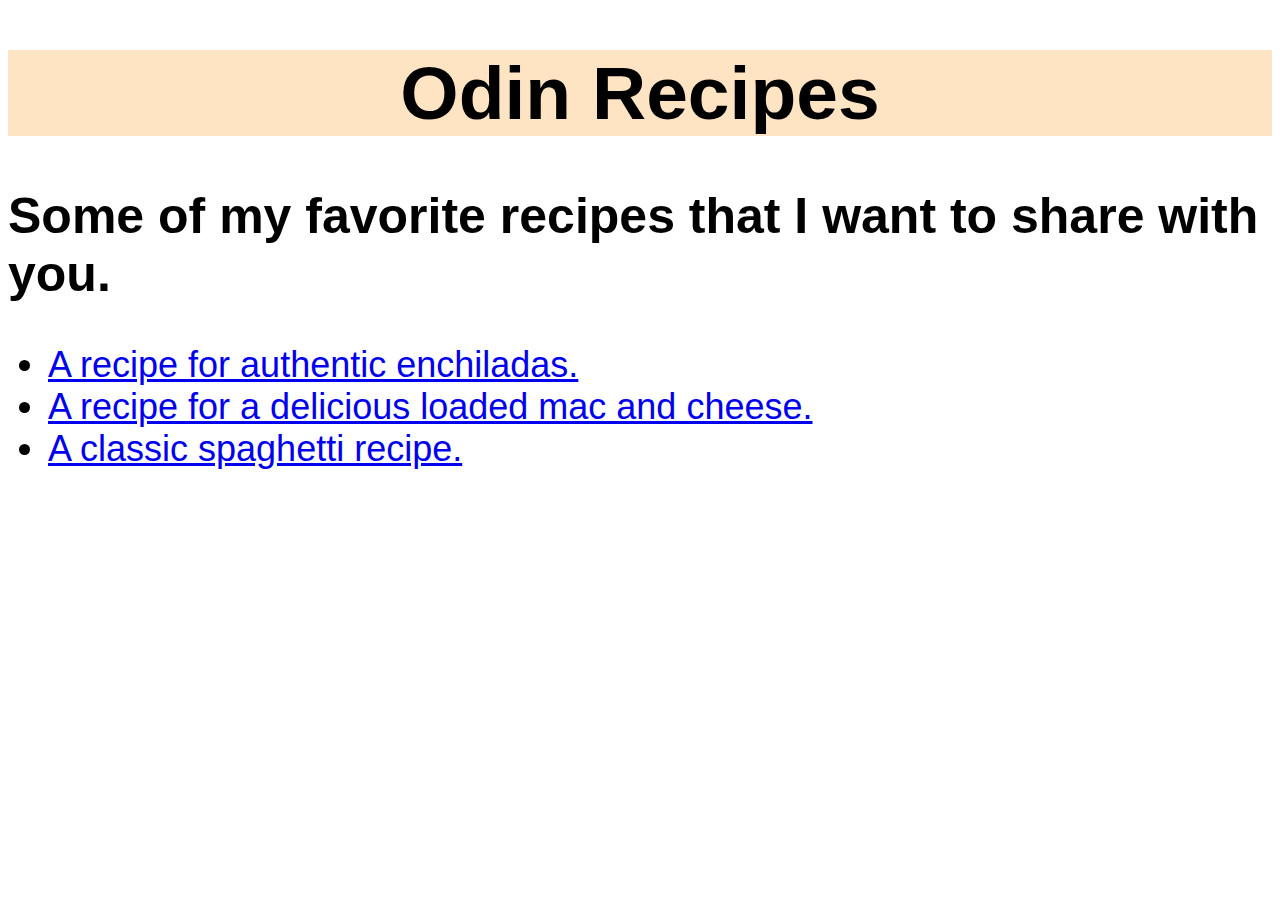
<file: index.html>
<!DOCTYPE html>
<html lang = "en">
    <head>
        <meta charset = "UTF-8">
        <title>Odin Recipes</title>
        <link rel = stylesheet href = "./styles.css">
    </head>

    <body>
        <h1 class="home title">Odin Recipes</h1>
        <h2 class="homesub">Some of my <strong>favorite</strong> recipes that I want to share with you.</h2>
        <ul>
            <li class="home link"><a href = ./recipes/enchiladas.html>A recipe for authentic enchiladas.</a></li>
            <li class="home link"><a href = ./recipes/mcheese.html>A recipe for a delicious loaded mac and cheese.</a></li>
            <li class="home link"><a href = ./recipes/spaghetti.html>A classic spaghetti recipe.</a></li>
        </ul>
    </body>
</html>
</file>
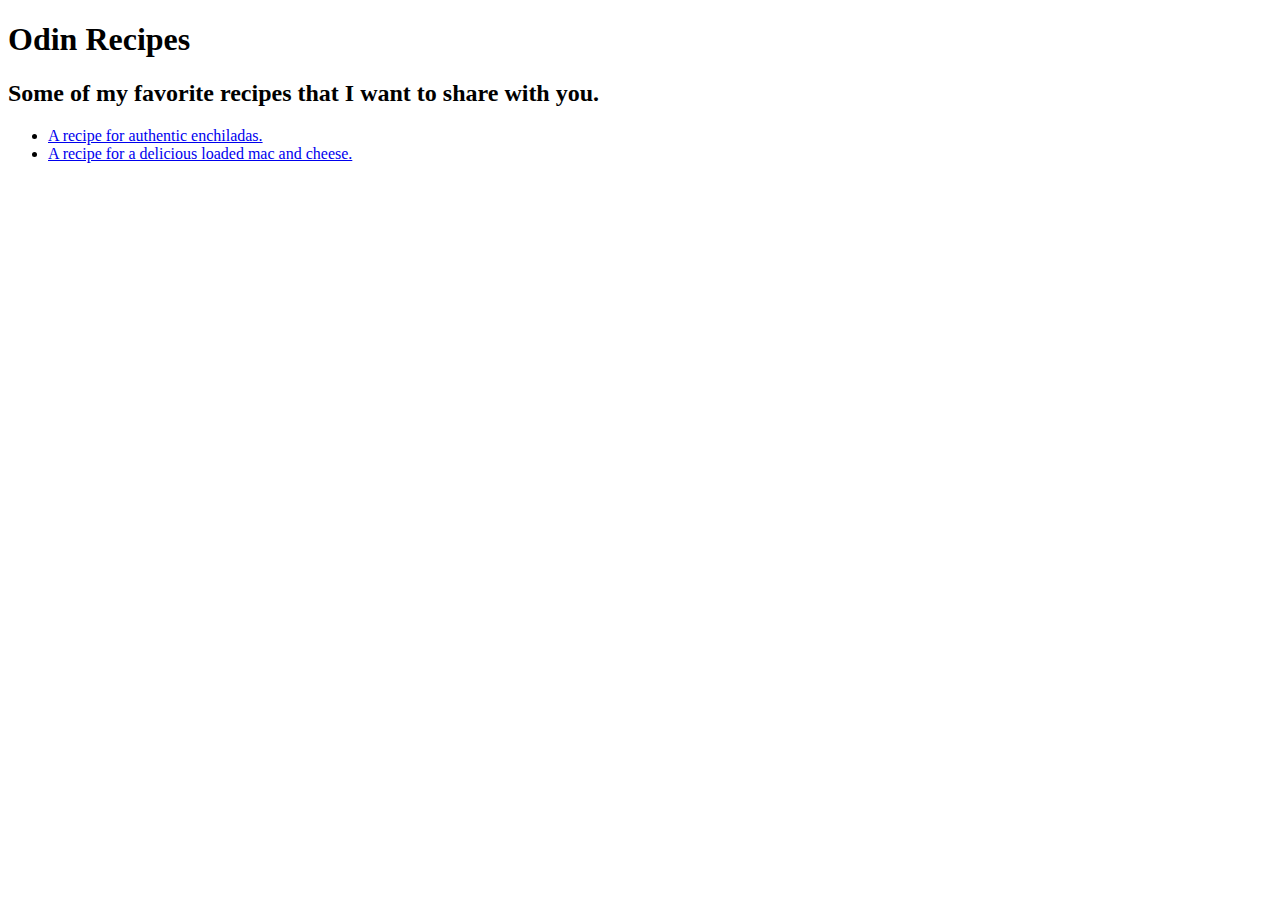
<file: odinrecipetext.html>
<!DOCTYPE html>
<html lang = "en">
    <head>
        <meta charset = "UTF-8">
        <title>Odin Recipes</title>
    </head>

    <body>
        <h1>Odin Recipes</h1>
        <h2>Some of my <strong>favorite</strong> recipes that I want to share with you.</h2>
        <ul>
            <li><a href = ./recipes/enchiladas.html>A recipe for authentic enchiladas.</a></li>
            <li><a href = ./recipes/mcheese.html>A recipe for a delicious loaded mac and cheese.</a></li>
        </ul>
    </body>
</html>
</file>
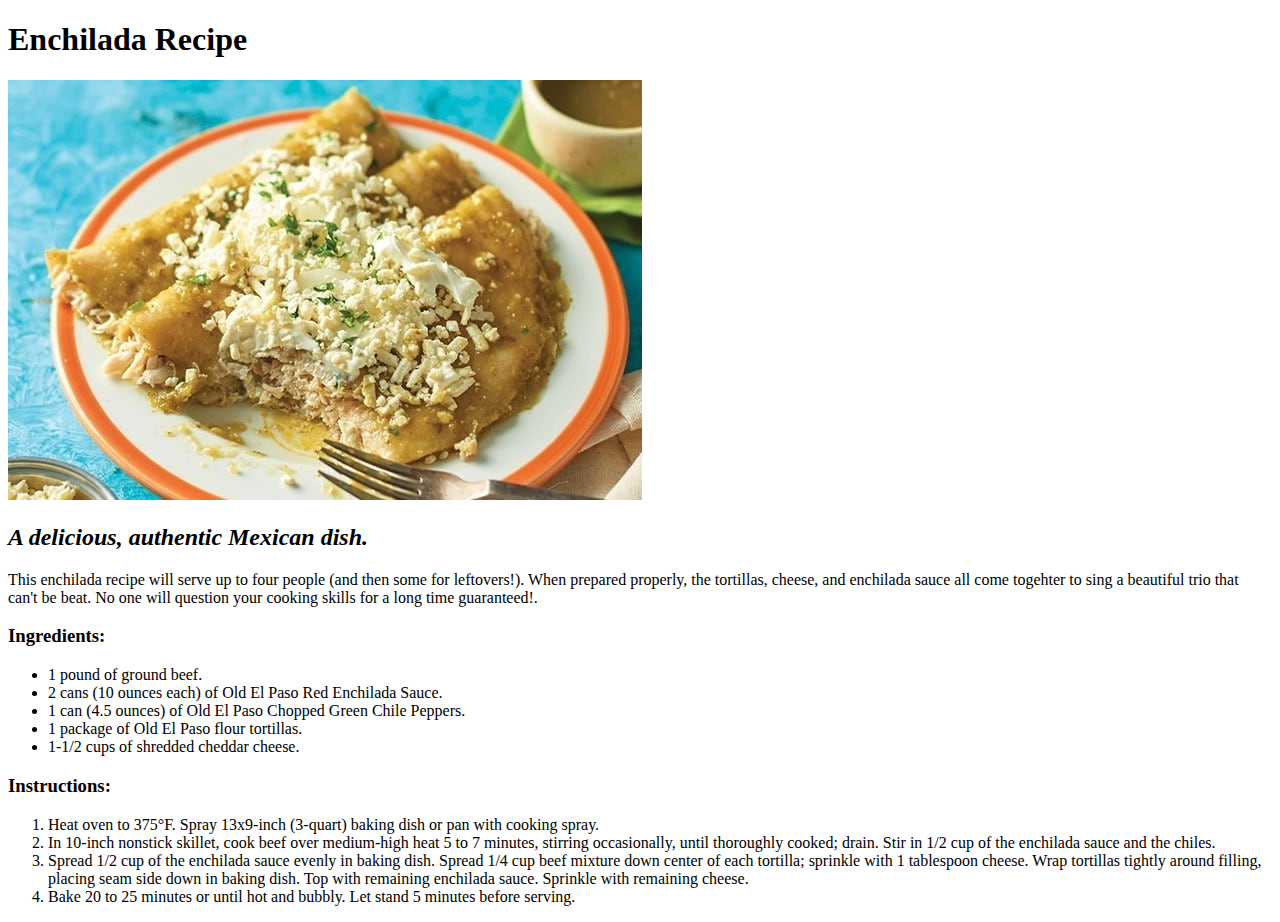
<file: recipes/enchiladas.html>
<!DOCTYPE html>
<html lang = "en">
    <head>
        <meta charset = "UTF-8">
        <title>Enchilada Recipe</title>
    </head>

    <body>
        <h1>Enchilada Recipe</h1>
        <img src = ../images/enchiladas.jpg alt = "A photo of authentically made enchiladas.">
        <h2><em>A delicious, authentic Mexican dish.</em></h2>
            <p>This enchilada recipe will serve up to four people (and then some for leftovers!). When prepared properly, the tortillas,
                cheese, and enchilada sauce all come togehter to sing a beautiful trio that can't be beat. No one will question your cooking
                skills for a long time guaranteed!.
            </p>
        <h3>Ingredients:</h3>
        <ul>
            <li>1 pound of ground beef.</li>
            <li>2 cans (10 ounces each) of Old El Paso Red Enchilada Sauce.</li>
            <li>1 can (4.5 ounces) of Old El Paso Chopped Green Chile Peppers.</li>
            <li>1 package of Old El Paso flour tortillas.</li>
            <li>1-1/2 cups of shredded cheddar cheese.</li>
        </ul>
        <h3>Instructions:</h3>
        <ol>
            <li>Heat oven to 375°F. Spray 13x9-inch (3-quart) baking dish or pan with cooking spray.</li>
            <li>In 10-inch nonstick skillet, cook beef over medium-high heat 5 to 7 minutes, stirring occasionally, until thoroughly cooked; drain. Stir in 1/2 cup of the enchilada sauce and the chiles.</li>
            <li>Spread 1/2 cup of the enchilada sauce evenly in baking dish. Spread 1/4 cup beef mixture down center of each tortilla; sprinkle with 1 tablespoon cheese. Wrap tortillas tightly around filling, placing seam side down in baking dish. Top with remaining enchilada sauce. Sprinkle with remaining cheese.</li>
            <li>Bake 20 to 25 minutes or until hot and bubbly. Let stand 5 minutes before serving.</li>
        </ol>
    </body>
</html>
</file>
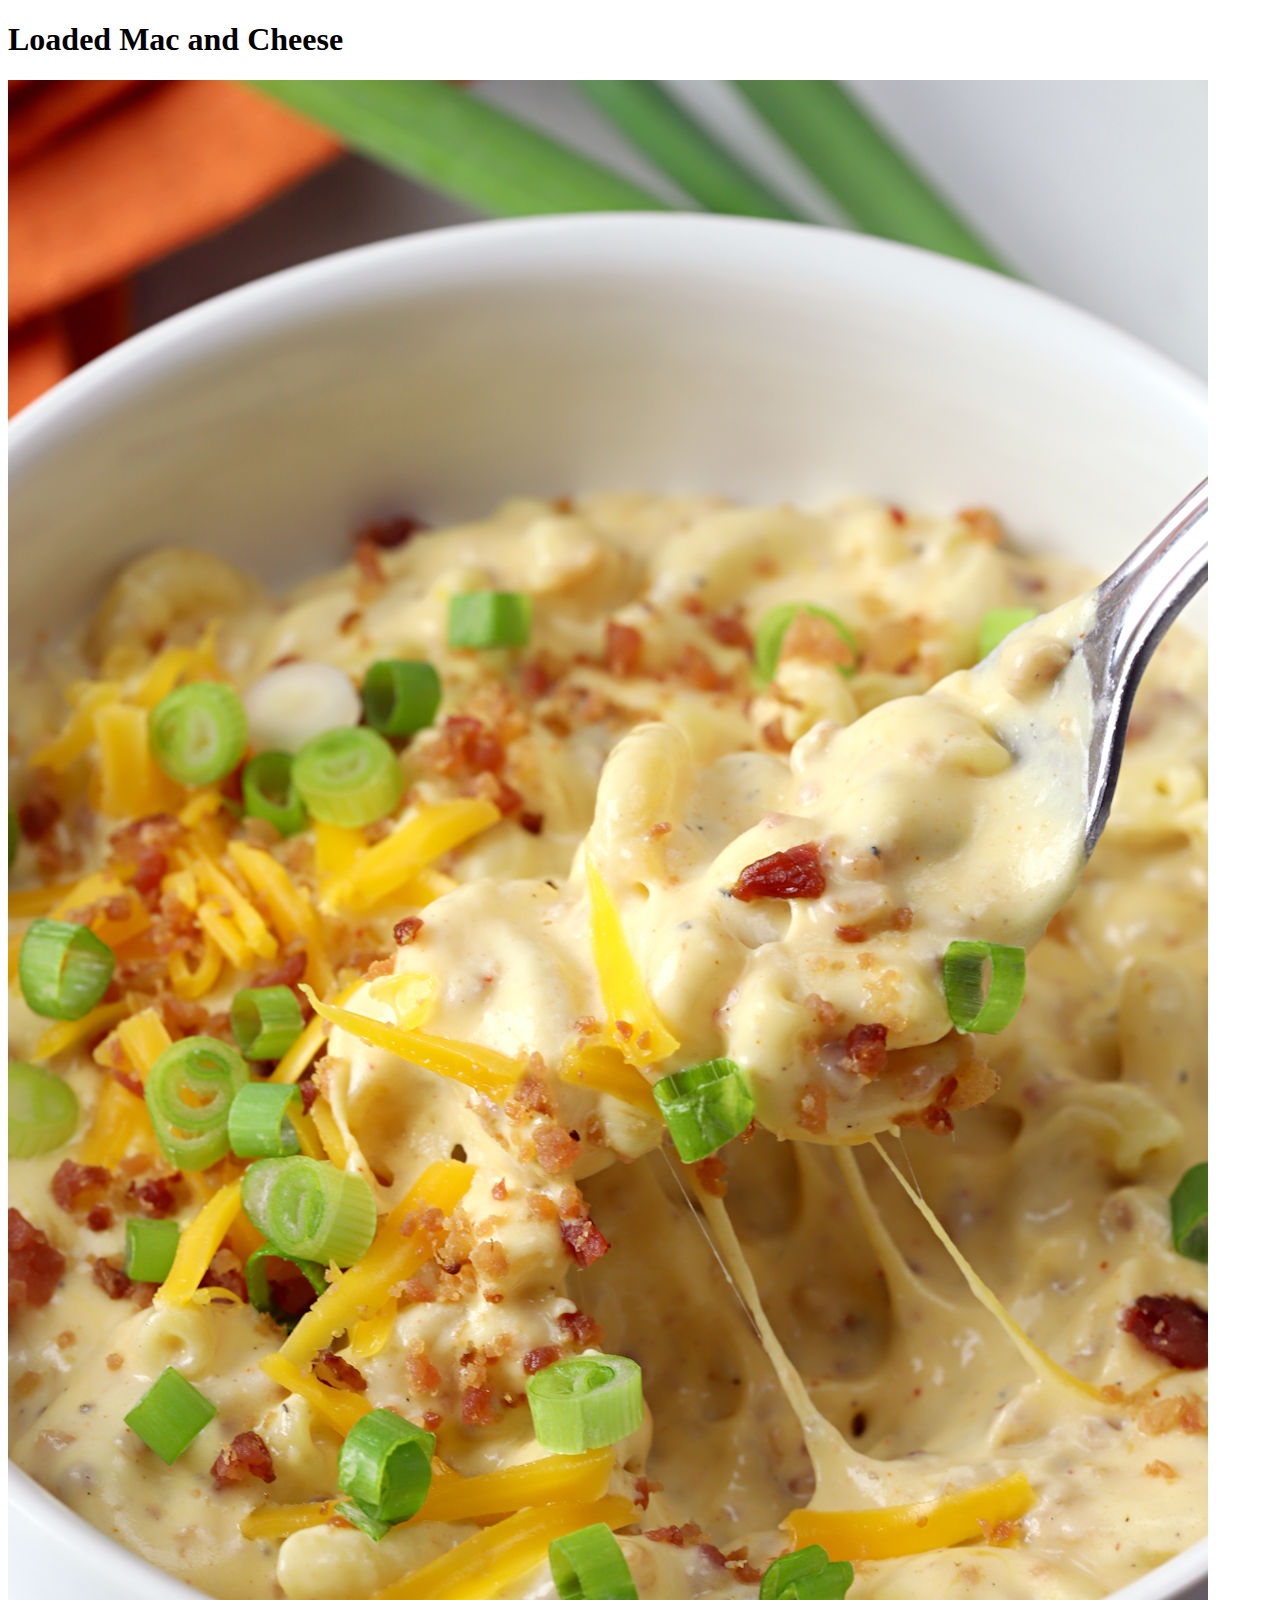
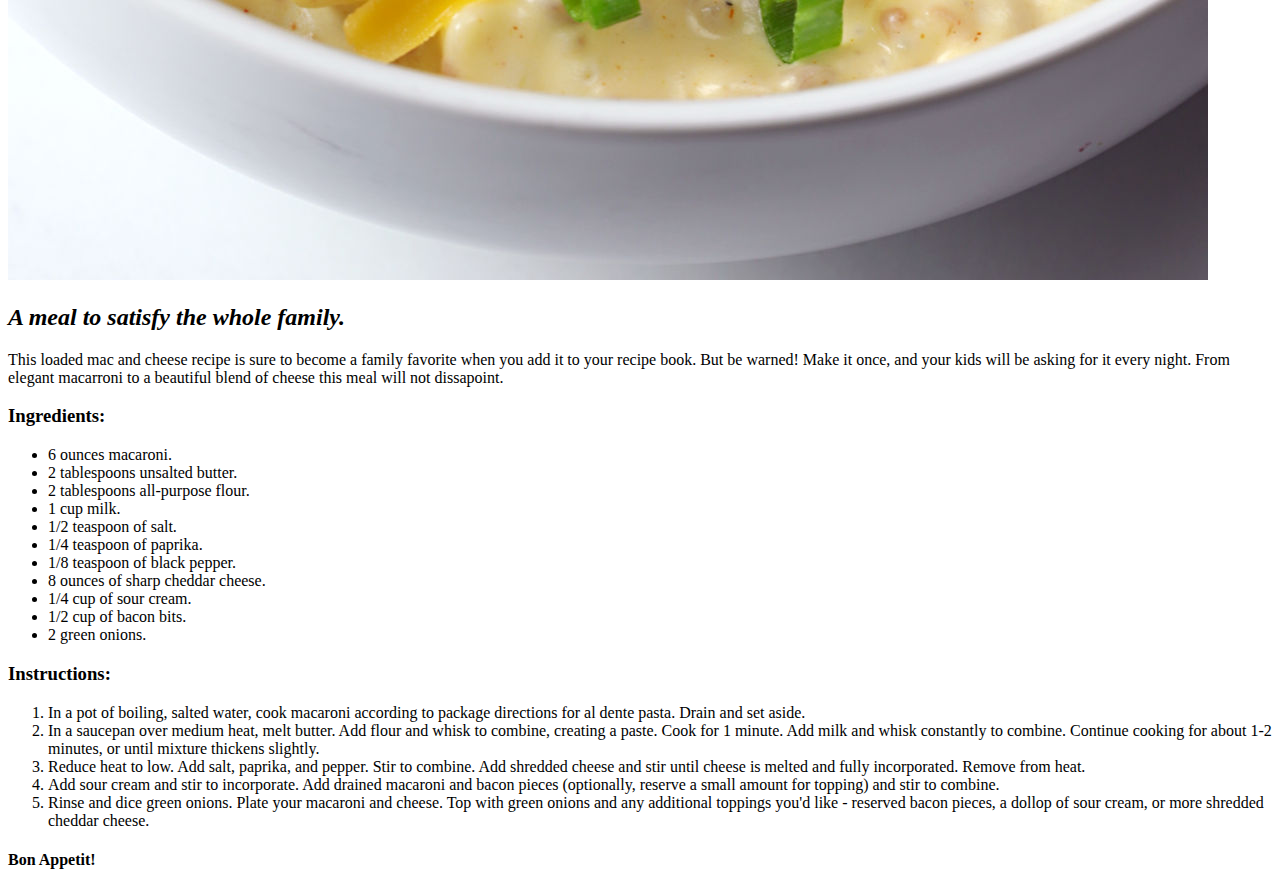
<file: recipes/mcheese.html>
<!DOCTYPE html>
<html lang = "en">
    <head>
        <meta charset = "UTF-8">
        <title>Loaded Mac and Cheese</title>
    </head>

    <body>
        <h1>Loaded Mac and Cheese</h1>
        <img src = ../images/loadedmacandcheese.jpg alt = "A photo of a savory bowl of mac and cheese sprinkled with bacon and different toppings.">
        <h2><em>A meal to satisfy the whole family.</em></h2>
        <p>This loaded mac and cheese recipe is sure to become a family favorite when you add it to your
            recipe book. But be warned! Make it once, and your kids will be asking for it every night. From 
            elegant macarroni to a beautiful blend of cheese this meal will not dissapoint.
        </p>
        <h3>Ingredients:</h3>
            <ul>
                <li>6 ounces macaroni.</li>
                <li>2 tablespoons unsalted butter.</li>
                <li>2 tablespoons all-purpose flour.</li>
                <li>1 cup milk.</li>
                <li>1/2 teaspoon of salt.</li>
                <li>1/4 teaspoon of paprika.</li>
                <li>1/8 teaspoon of black pepper.</li>
                <li>8 ounces of sharp cheddar cheese.</li>
                <li>1/4 cup of sour cream.</li>
                <li>1/2 cup of bacon bits.</li>
                <li>2 green onions.</li>
            </ul>
        <h3>Instructions:</h3>
            <ol>
                <li>In a pot of boiling, salted water, cook macaroni according to package directions for al dente pasta. Drain and set aside.</li>
                <li>In a saucepan over medium heat, melt butter. Add flour and whisk to combine, creating a paste. Cook for 1 minute. Add milk and whisk constantly to combine. Continue cooking for about 1-2 minutes, or until mixture thickens slightly.</li>
                <li>Reduce heat to low. Add salt, paprika, and pepper. Stir to combine. Add shredded cheese and stir until cheese is melted and fully incorporated. Remove from heat.</li>
                <li>Add sour cream and stir to incorporate. Add drained macaroni and bacon pieces (optionally, reserve a small amount for topping) and stir to combine.</li>
                <li>Rinse and dice green onions. Plate your macaroni and cheese. Top with green onions and any additional toppings you'd like - reserved bacon pieces, a dollop of sour cream, or more shredded cheddar cheese. </li>
            </ol>
        <h4>Bon Appetit!</h4>
    </body>
</html>
</file>
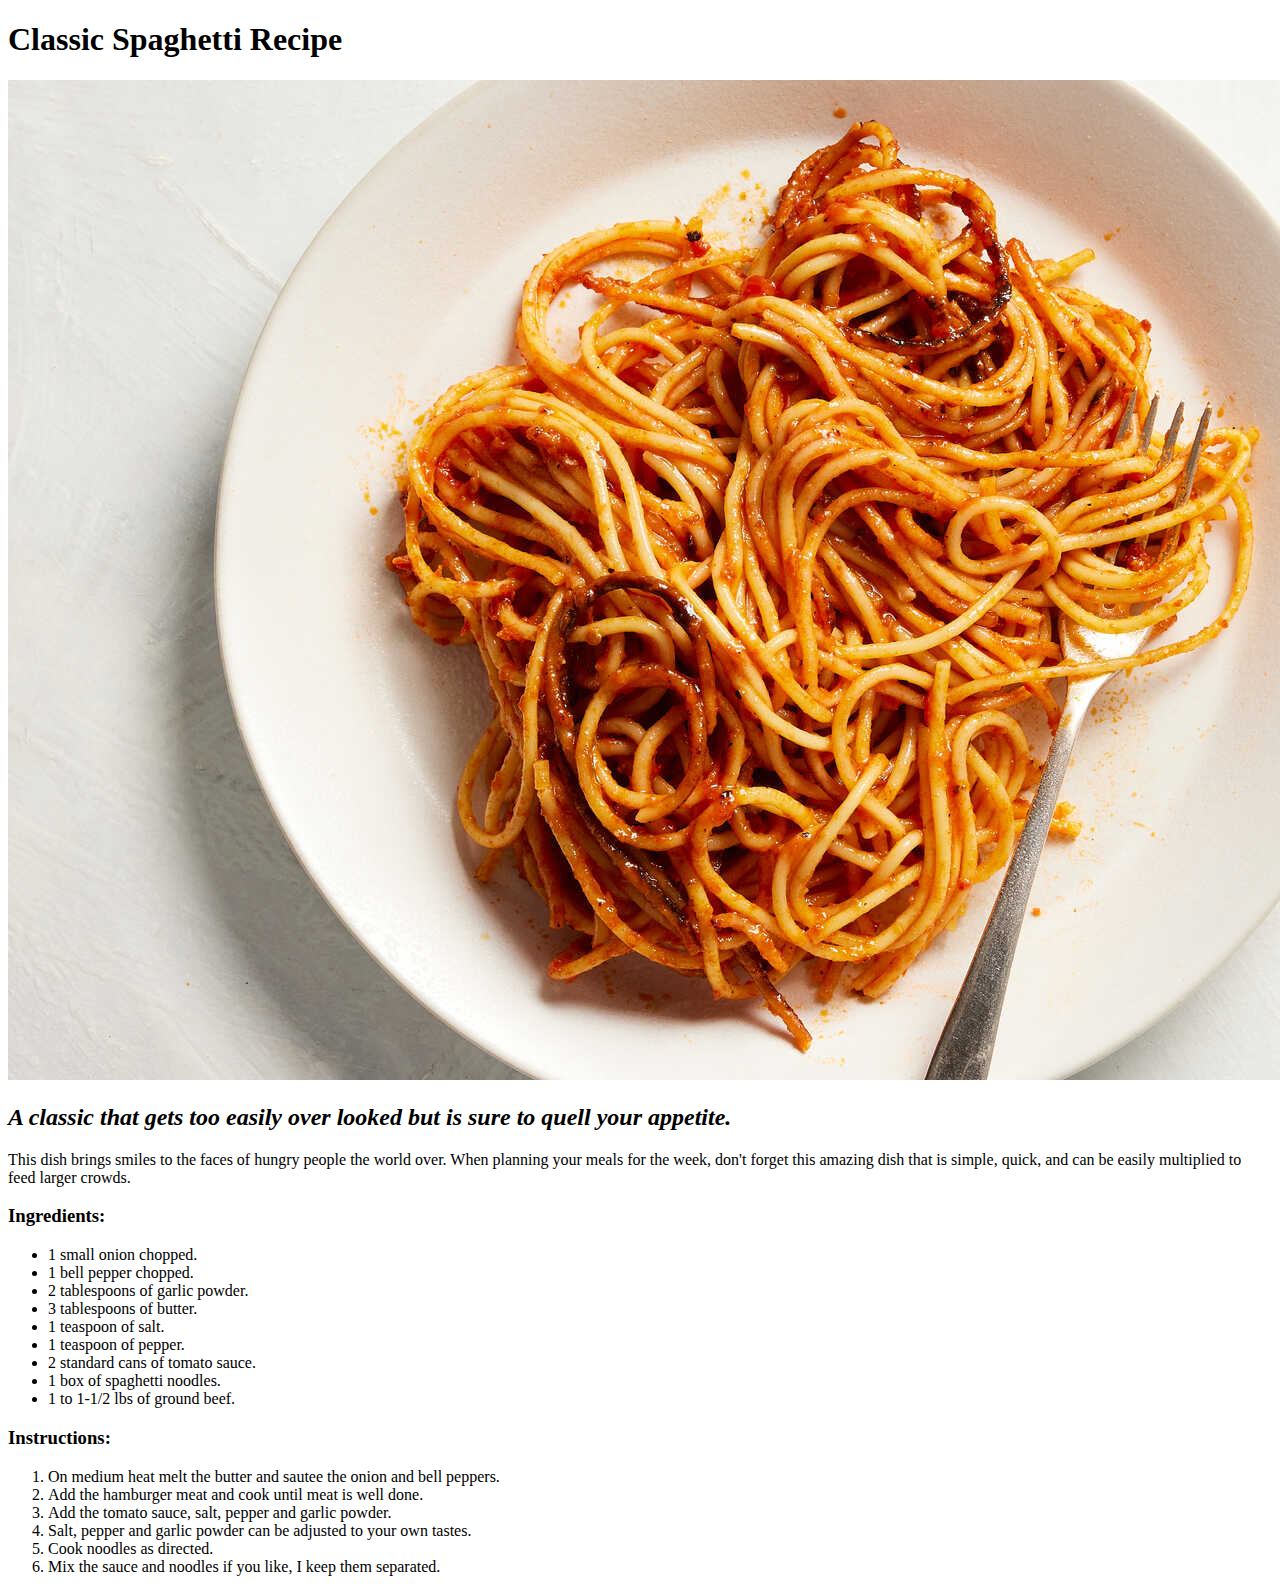
<file: recipes/spaghetti.html>
<!DOCTYPE html>
<html lang = "en">
    <head>
        <meta charset = "UTF-8">
        <title>Classic Spaghetti</title>
    </head>

    <body>
        <h1>Classic Spaghetti Recipe</h1>
        <img src = ../images/spaghetti.jpg alt = "A plate of delicious looking spaghetti.">
        <h2><em>A classic that gets too easily over looked but is sure to quell your appetite.</em></h2>
        <p>This dish brings smiles to the faces of hungry people the world over. When planning your
            meals for the week, don't forget this amazing dish that is simple, quick, and can be easily 
            multiplied to feed larger crowds. 
        </p>
        <h3>Ingredients:</h3>
            <ul>
                <li>1 small onion chopped.</li>
                <li>1 bell pepper chopped.</li>
                <li>2 tablespoons of garlic powder.</li>
                <li>3 tablespoons of butter.</li>
                <li>1 teaspoon of salt.</li>
                <li>1 teaspoon of pepper.</li>
                <li>2 standard cans of tomato sauce.</li>
                <li>1 box of spaghetti noodles.</li>
                <li>1 to 1-1/2 lbs of ground beef.</li>
            </ul>
        <h3>Instructions:</h3>
            <ol>
                <li>On medium heat melt the butter and sautee the onion and bell peppers.</li>
                <li>Add the hamburger meat and cook until meat is well done.</li>
                <li>Add the tomato sauce, salt, pepper and garlic powder.</li>
                <li>Salt, pepper and garlic powder can be adjusted to your own tastes.</li>
                <li>Cook noodles as directed.</li>
                <li>Mix the sauce and noodles if you like, I keep them separated.</li>
            </ol>
    </body>
</html>
</file>
<file: styles.css>
/* styles for homepage */

body {
    font-family: Verdana, Georgia, sans-serif;
}

.title {
    font-size: 75px;
    text-align: center;
    background-color:bisque;
}

.homesub {
    font-size: 50px;
    text-align:left;
}

.link {
    font-size:36px;
}
</file>
